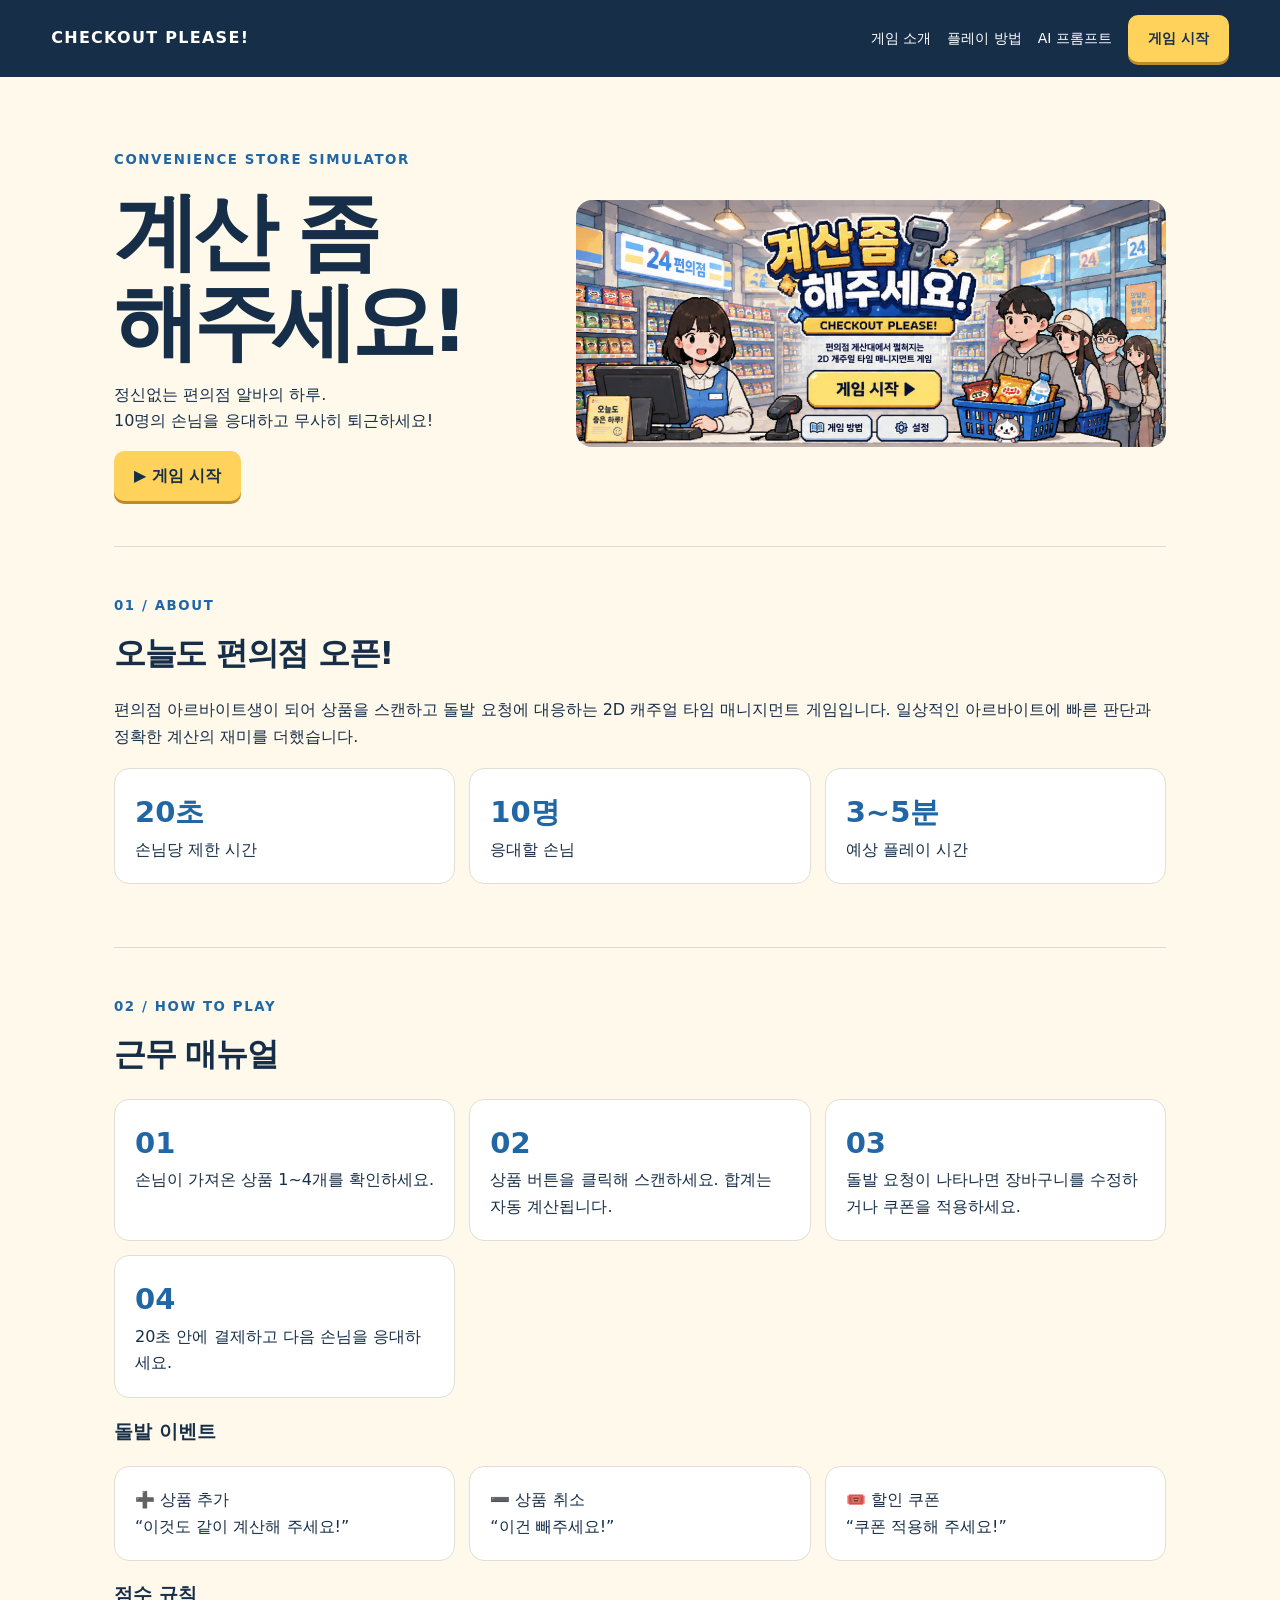
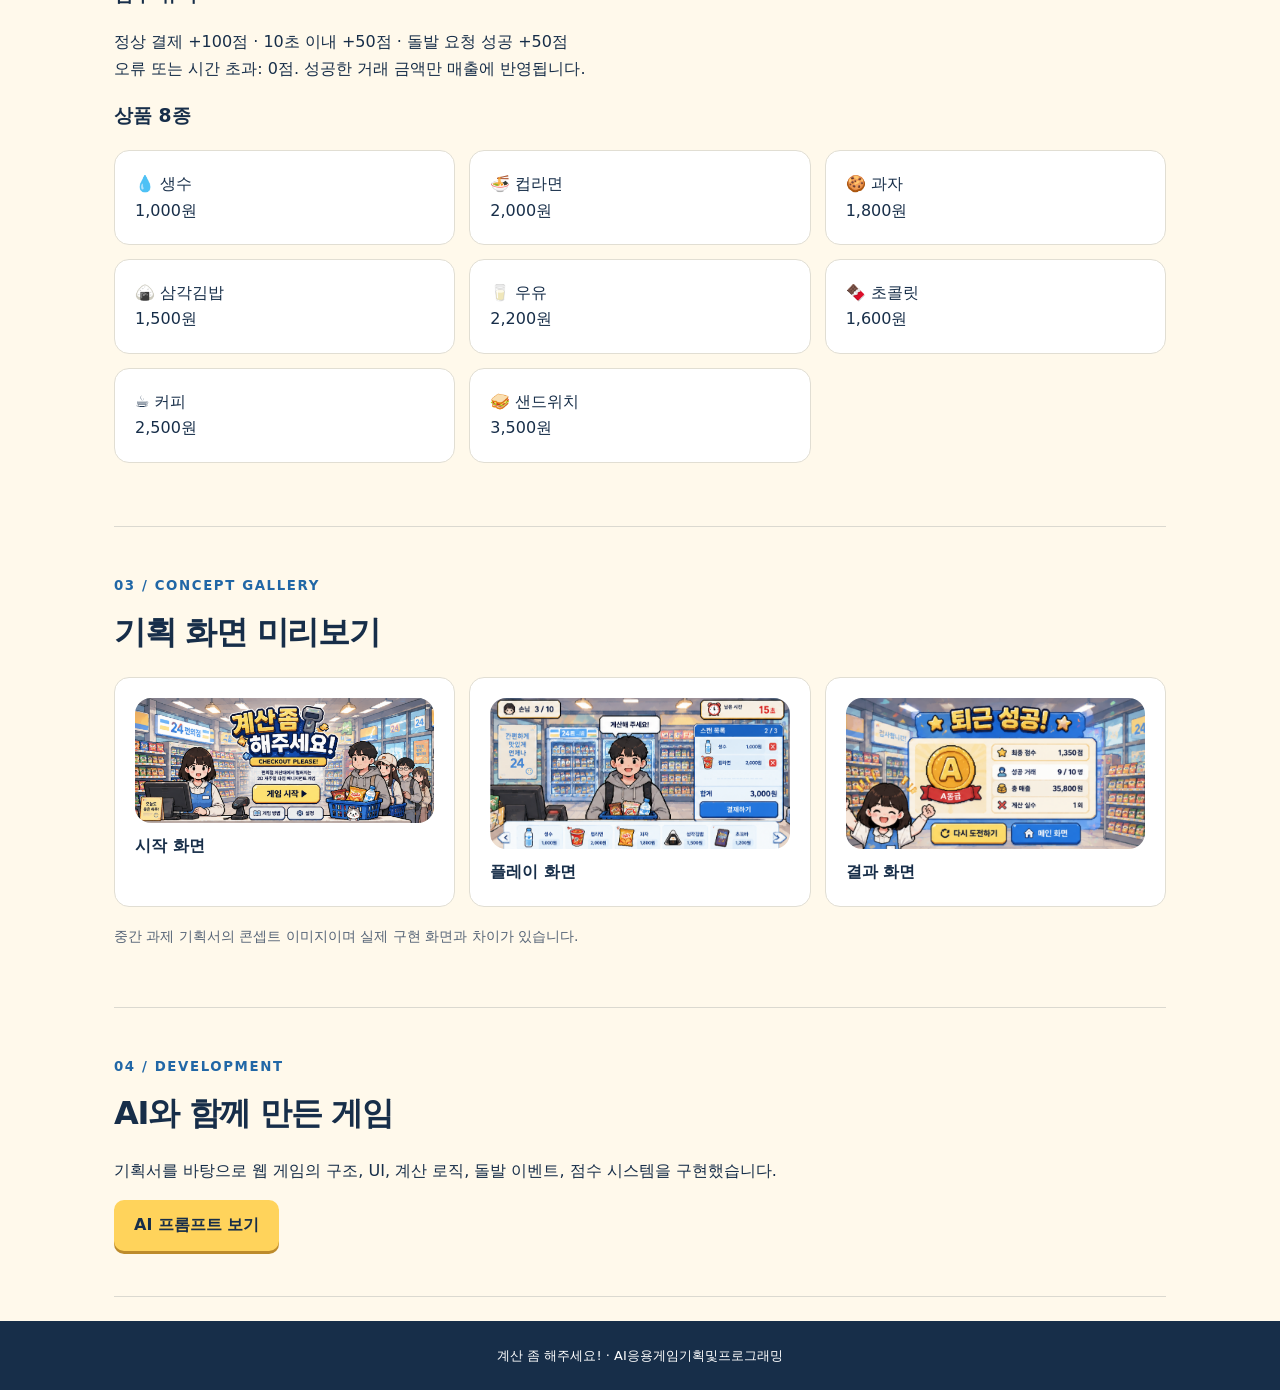
<file: index.html>
<!doctype html><html lang="ko"><head><meta charset="utf-8"><meta name="viewport" content="width=device-width,initial-scale=1"><title>계산 좀 해주세요!</title><link rel="stylesheet" href="style.css"></head><body><header><a class="brand" href="index.html">CHECKOUT PLEASE!</a><nav><a href="#about">게임 소개</a><a href="#how">플레이 방법</a><a href="prompts.html">AI 프롬프트</a><a class="btn" href="game.html">게임 시작</a></nav></header><main><section class="hero"><div><small>CONVENIENCE STORE SIMULATOR</small><h1>계산 좀<br>해주세요!</h1><p>정신없는 편의점 알바의 하루.<br>10명의 손님을 응대하고 무사히 퇴근하세요!</p><a class="btn" href="game.html">▶ 게임 시작</a></div><img src="assets/start.png" alt="기획서의 시작 화면 콘셉트"></section><section id="about"><small>01 / ABOUT</small><h2>오늘도 편의점 오픈!</h2><p>편의점 아르바이트생이 되어 상품을 스캔하고 돌발 요청에 대응하는 2D 캐주얼 타임 매니지먼트 게임입니다. 일상적인 아르바이트에 빠른 판단과 정확한 계산의 재미를 더했습니다.</p><div class="cards"><article><b>20초</b>손님당 제한 시간</article><article><b>10명</b>응대할 손님</article><article><b>3~5분</b>예상 플레이 시간</article></div></section><section id="how"><small>02 / HOW TO PLAY</small><h2>근무 매뉴얼</h2><div class="cards"><article><b>01</b>손님이 가져온 상품 1~4개를 확인하세요.</article><article><b>02</b>상품 버튼을 클릭해 스캔하세요. 합계는 자동 계산됩니다.</article><article><b>03</b>돌발 요청이 나타나면 장바구니를 수정하거나 쿠폰을 적용하세요.</article><article><b>04</b>20초 안에 결제하고 다음 손님을 응대하세요.</article></div><h3>돌발 이벤트</h3><div class="cards"><article>➕ 상품 추가<br>“이것도 같이 계산해 주세요!”</article><article>➖ 상품 취소<br>“이건 빼주세요!”</article><article>🎟️ 할인 쿠폰<br>“쿠폰 적용해 주세요!”</article></div><h3>점수 규칙</h3><p>정상 결제 +100점 · 10초 이내 +50점 · 돌발 요청 성공 +50점<br>오류 또는 시간 초과: 0점. 성공한 거래 금액만 매출에 반영됩니다.</p><h3>상품 8종</h3><div id="items" class="cards"></div></section><section><small>03 / CONCEPT GALLERY</small><h2>기획 화면 미리보기</h2><div class="gallery"><figure><img src="assets/start.png" alt="시작 화면"><figcaption>시작 화면</figcaption></figure><figure><img src="assets/play.png" alt="플레이 화면"><figcaption>플레이 화면</figcaption></figure><figure><img src="assets/result.png" alt="결과 화면"><figcaption>결과 화면</figcaption></figure></div><p class="muted">중간 과제 기획서의 콘셉트 이미지이며 실제 구현 화면과 차이가 있습니다.</p></section><section><small>04 / DEVELOPMENT</small><h2>AI와 함께 만든 게임</h2><p>기획서를 바탕으로 웹 게임의 구조, UI, 계산 로직, 돌발 이벤트, 점수 시스템을 구현했습니다.</p><a class="btn" href="prompts.html">AI 프롬프트 보기</a></section></main><footer>계산 좀 해주세요! · AI응용게임기획및프로그래밍</footer><script src="data.js"></script><script>document.querySelector('#items').innerHTML=ITEMS.map(i=>`<article>${i.icon} ${i.name}<br>${i.price.toLocaleString()}원</article>`).join('')</script></body></html>
</file>
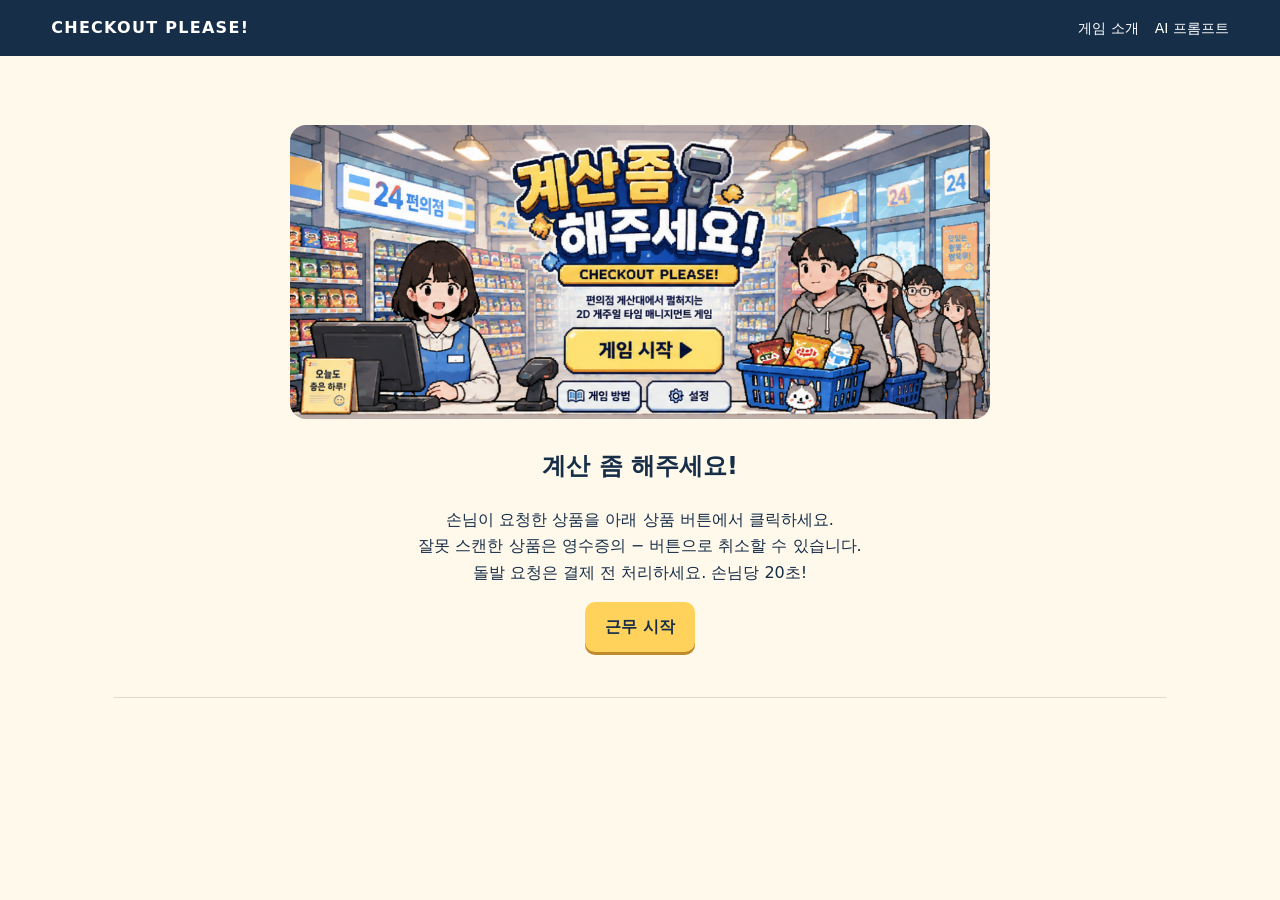
<file: game.html>
<!doctype html><html lang="ko"><head><meta charset="utf-8"><meta name="viewport" content="width=device-width,initial-scale=1"><title>게임 플레이 | 계산 좀 해주세요!</title><link rel="stylesheet" href="style.css"></head><body><header><a class="brand" href="index.html">CHECKOUT PLEASE!</a><nav><a href="index.html">게임 소개</a><a href="prompts.html">AI 프롬프트</a></nav></header><main><section id="start" class="center"><img src="assets/start.png" alt="게임 콘셉트" style="width:min(100%,700px);border-radius:16px"><h1>계산 좀 해주세요!</h1><p>손님이 요청한 상품을 아래 상품 버튼에서 클릭하세요.<br>잘못 스캔한 상품은 영수증의 − 버튼으로 취소할 수 있습니다.<br>돌발 요청은 결제 전 처리하세요. 손님당 20초!</p><button id="begin">근무 시작</button></section><section id="game" class="hidden"><div class="hud"><span id="customerNo"></span><span id="score"></span><span id="time"></span></div><div class="timer"><div id="bar"></div></div><div class="gamegrid"><div><div class="customer"><div id="face" class="face"></div><div class="bubble" id="order"></div></div><div id="event" class="event" hidden></div><div class="products" id="products"></div></div><div class="panel"><h3>POS · 스캔 목록</h3><div id="receipt" class="receipt"></div><div id="total" class="total"></div><button id="coupon" hidden>500원 쿠폰 적용</button> <button id="pay">결제하기</button><p id="status" class="status" role="status" aria-live="polite"></p><button id="next" hidden>다음 손님</button></div></div></section><section id="result" class="center hidden"><small>SHIFT COMPLETE</small><h1>퇴근 성공!</h1><div id="grade" class="big"></div><div id="stats" class="cards"></div><button id="retry">다시 도전하기</button> <a class="btn" href="index.html">메인 화면</a></section></main><script src="data.js"></script><script src="game.js"></script></body></html>
</file>
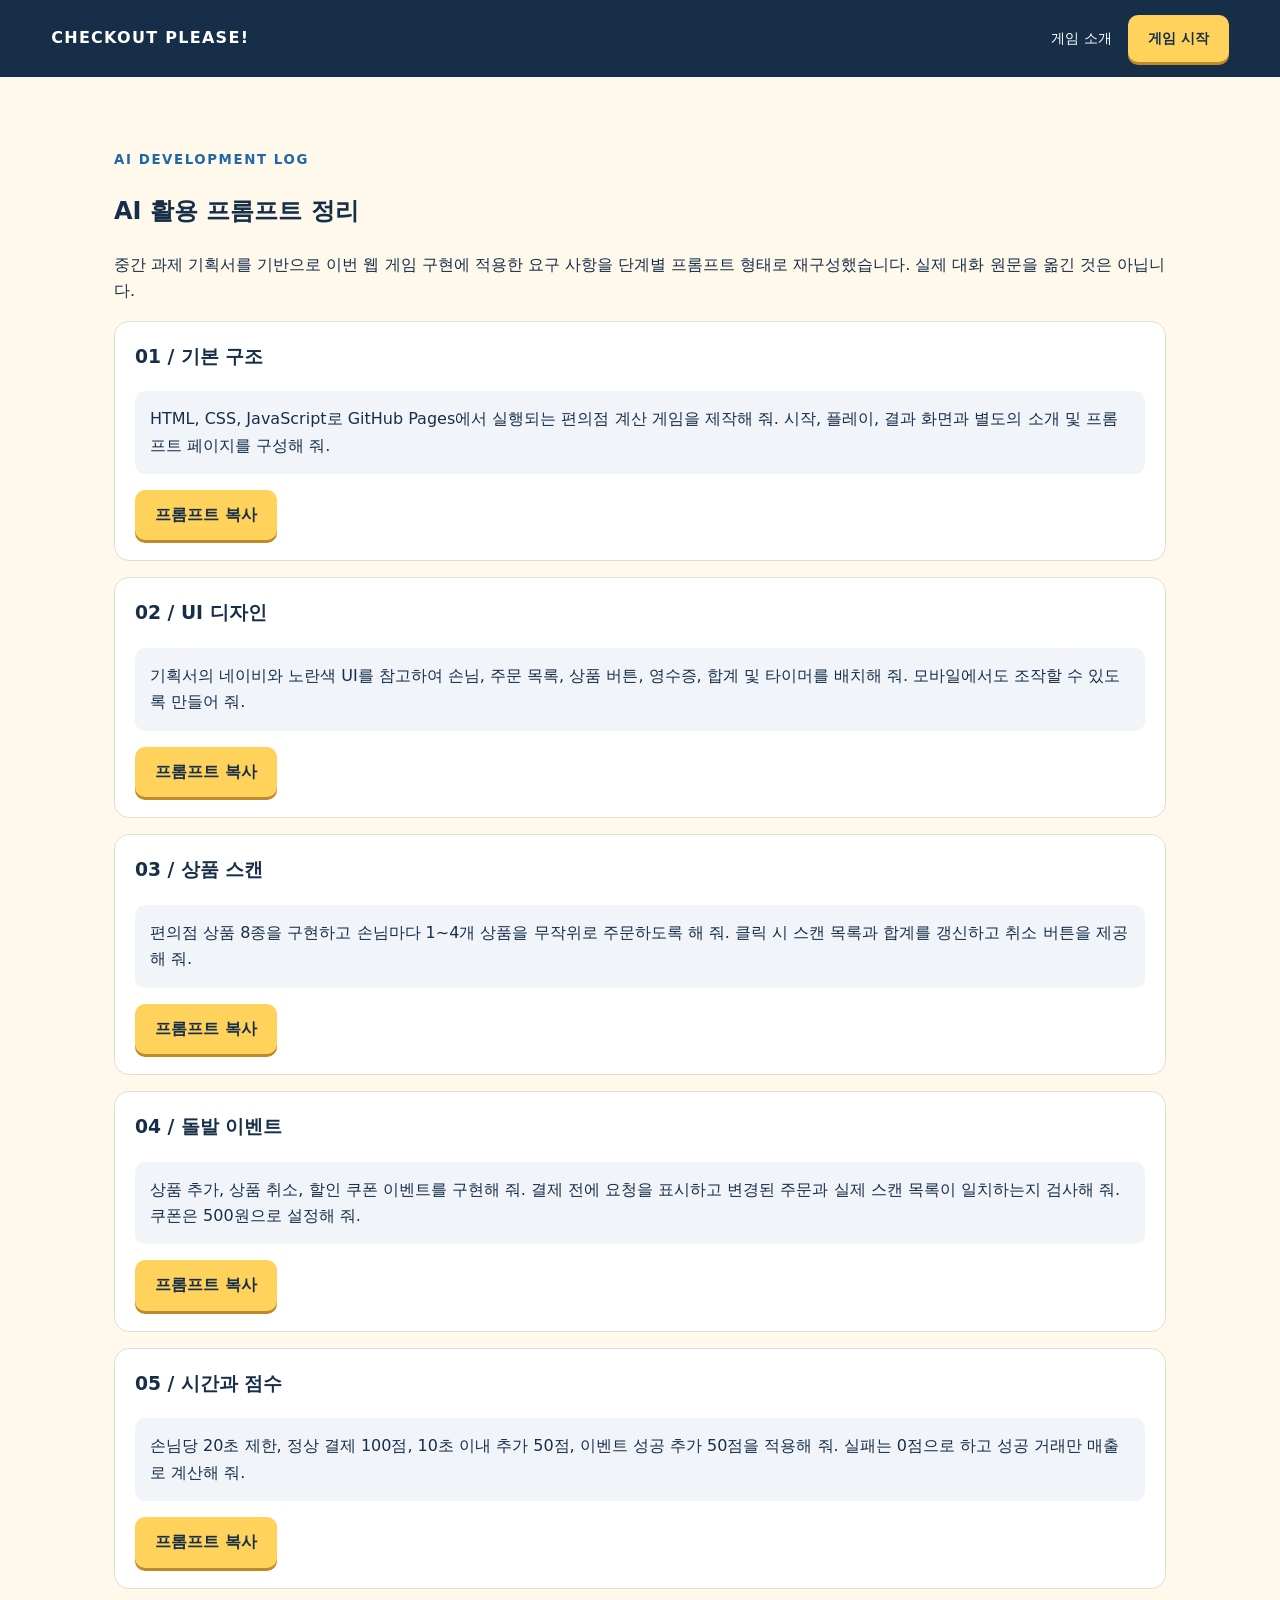
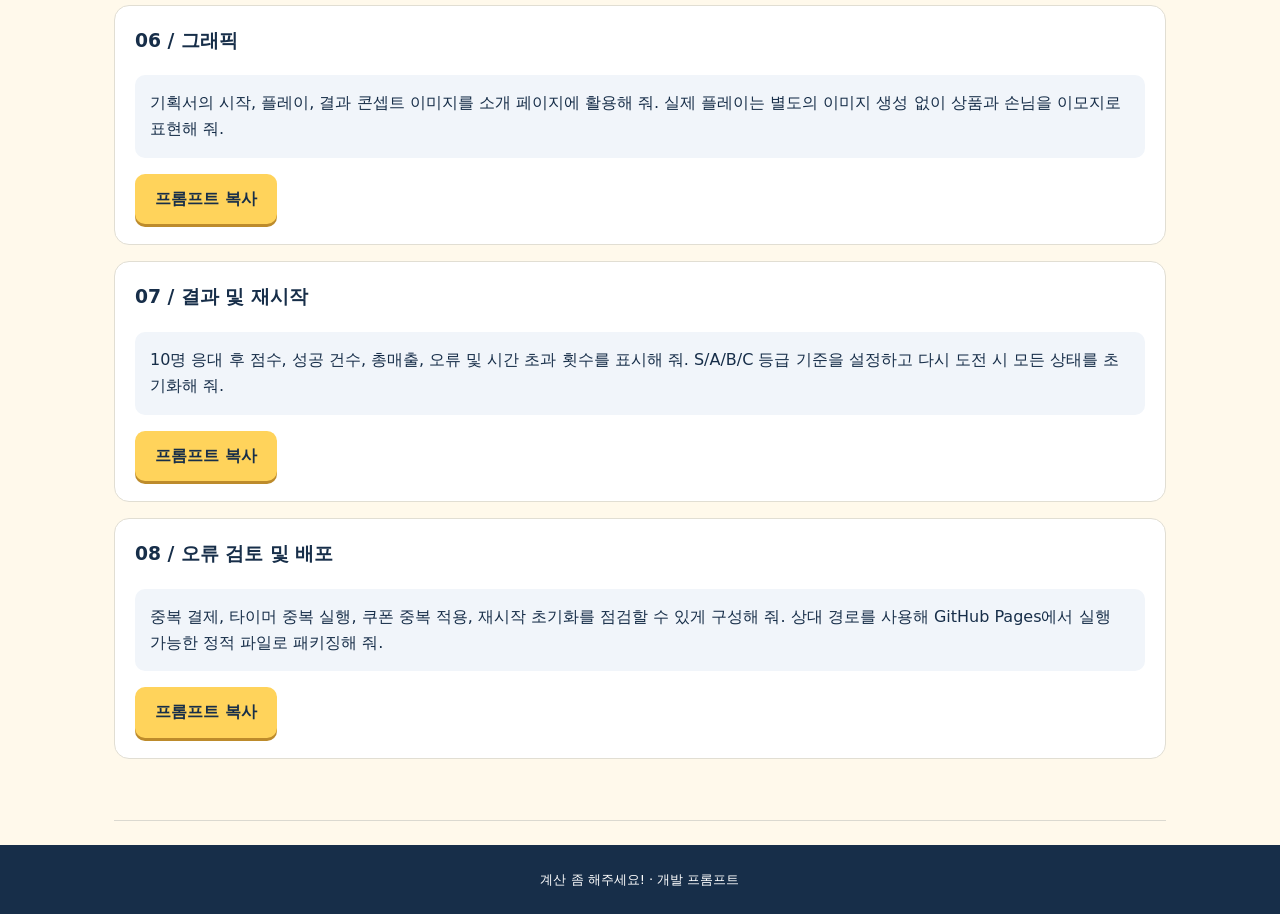
<file: prompts.html>
<!doctype html><html lang="ko"><head><meta charset="utf-8"><meta name="viewport" content="width=device-width,initial-scale=1"><title>AI 프롬프트 | 계산 좀 해주세요!</title><link rel="stylesheet" href="style.css"></head><body><header><a class="brand" href="index.html">CHECKOUT PLEASE!</a><nav><a href="index.html">게임 소개</a><a class="btn" href="game.html">게임 시작</a></nav></header><main><section><small>AI DEVELOPMENT LOG</small><h1>AI 활용 프롬프트 정리</h1><p>중간 과제 기획서를 기반으로 이번 웹 게임 구현에 적용한 요구 사항을 단계별 프롬프트 형태로 재구성했습니다. 실제 대화 원문을 옮긴 것은 아닙니다.</p><div id="prompts"></div></section></main><footer>계산 좀 해주세요! · 개발 프롬프트</footer><script>const prompts=[['기본 구조','HTML, CSS, JavaScript로 GitHub Pages에서 실행되는 편의점 계산 게임을 제작해 줘. 시작, 플레이, 결과 화면과 별도의 소개 및 프롬프트 페이지를 구성해 줘.'],['UI 디자인','기획서의 네이비와 노란색 UI를 참고하여 손님, 주문 목록, 상품 버튼, 영수증, 합계 및 타이머를 배치해 줘. 모바일에서도 조작할 수 있도록 만들어 줘.'],['상품 스캔','편의점 상품 8종을 구현하고 손님마다 1~4개 상품을 무작위로 주문하도록 해 줘. 클릭 시 스캔 목록과 합계를 갱신하고 취소 버튼을 제공해 줘.'],['돌발 이벤트','상품 추가, 상품 취소, 할인 쿠폰 이벤트를 구현해 줘. 결제 전에 요청을 표시하고 변경된 주문과 실제 스캔 목록이 일치하는지 검사해 줘. 쿠폰은 500원으로 설정해 줘.'],['시간과 점수','손님당 20초 제한, 정상 결제 100점, 10초 이내 추가 50점, 이벤트 성공 추가 50점을 적용해 줘. 실패는 0점으로 하고 성공 거래만 매출로 계산해 줘.'],['그래픽','기획서의 시작, 플레이, 결과 콘셉트 이미지를 소개 페이지에 활용해 줘. 실제 플레이는 별도의 이미지 생성 없이 상품과 손님을 이모지로 표현해 줘.'],['결과 및 재시작','10명 응대 후 점수, 성공 건수, 총매출, 오류 및 시간 초과 횟수를 표시해 줘. S/A/B/C 등급 기준을 설정하고 다시 도전 시 모든 상태를 초기화해 줘.'],['오류 검토 및 배포','중복 결제, 타이머 중복 실행, 쿠폰 중복 적용, 재시작 초기화를 점검할 수 있게 구성해 줘. 상대 경로를 사용해 GitHub Pages에서 실행 가능한 정적 파일로 패키징해 줘.']];prompts.forEach(([t,p],i)=>{const a=document.createElement('article');a.className='prompt';const h=document.createElement('h3');h.textContent=`${String(i+1).padStart(2,'0')} / ${t}`;const pre=document.createElement('pre');pre.textContent=p;const b=document.createElement('button');b.textContent='프롬프트 복사';b.onclick=async()=>{try{await navigator.clipboard.writeText(p);b.textContent='복사 완료'}catch(e){const r=document.createRange();r.selectNodeContents(pre);const s=window.getSelection();s.removeAllRanges();s.addRange(r);b.textContent='선택 완료 · 직접 복사'}};a.append(h,pre,b);document.querySelector('#prompts').append(a)});</script></body></html>
</file>
<file: style.css>
:root{--navy:#172e49;--yellow:#ffd35b;--cream:#fff9eb;--blue:#2167a6}*{box-sizing:border-box}html{scroll-behavior:smooth}body{margin:0;background:var(--cream);color:var(--navy);font-family:system-ui,-apple-system,'Malgun Gothic',sans-serif;line-height:1.65}header{position:sticky;top:0;z-index:5;background:var(--navy);color:white;display:flex;justify-content:space-between;align-items:center;padding:15px max(4vw,16px);gap:15px;flex-wrap:wrap}a{color:inherit;text-decoration:none}nav{display:flex;gap:16px;align-items:center;flex-wrap:wrap;font-size:14px}.brand{font-weight:900;letter-spacing:.08em}.btn,button{display:inline-block;background:var(--yellow);color:var(--navy);border:0;border-radius:10px;padding:12px 20px;font:inherit;font-weight:800;cursor:pointer;box-shadow:0 3px 0 #bd8b2b}button:disabled{opacity:.45;cursor:default;box-shadow:none}button:focus-visible,a:focus-visible{outline:3px solid #ed8a22;outline-offset:3px}main{max-width:1100px;margin:auto;padding:24px}section{padding:45px 0;border-bottom:1px solid #dbd9d0;scroll-margin-top:110px}.hero{display:grid;grid-template-columns:1fr 1.35fr;align-items:center;gap:25px}.hero img,.gallery img{width:100%;border-radius:16px;display:block}.hero h1{font-size:clamp(44px,7vw,85px);line-height:1.05;margin:15px 0;color:var(--navy);letter-spacing:-.07em}small{font-weight:900;color:#2167a6;letter-spacing:.12em}h2{font-size:32px;margin:8px 0 18px;letter-spacing:-.04em}.cards,.gallery{display:grid;grid-template-columns:repeat(3,1fr);gap:14px;margin:18px 0}article,figure,.panel{margin:0;background:white;border:1px solid #e1ded3;border-radius:15px;padding:20px}article b{display:block;font-size:29px;color:var(--blue)}figcaption{padding-top:10px;font-weight:700}.muted{color:#566477;font-size:14px}footer{text-align:center;background:var(--navy);color:white;padding:24px;font-size:13px}.hidden{display:none!important}.hud{display:flex;justify-content:space-between;gap:10px;flex-wrap:wrap;font-weight:800}.timer{height:10px;background:#e2e8ef;border-radius:20px;overflow:hidden;margin:12px 0}.timer div{height:100%;background:#218065;transition:width .2s}.gamegrid{display:grid;grid-template-columns:1.2fr 1fr;gap:16px}.customer{min-height:230px;text-align:center;background:linear-gradient(0deg,#f6dfaf 0 17%,#d8e8f5 17% 100%);border-radius:16px;padding:20px}.face{font-size:85px;line-height:1.2}.bubble{background:white;padding:10px;border-radius:12px;font-weight:800}.products{display:grid;grid-template-columns:repeat(4,1fr);gap:9px;margin-top:15px}.products button{background:white;border:1px solid #d2dae4;box-shadow:none;padding:10px 4px;font-size:13px}.products span{display:block;font-size:30px}.receipt{min-height:170px}.receipt div{display:flex;justify-content:space-between;align-items:center;gap:8px;border-bottom:1px dashed #ddd;padding:6px 0}.receipt button{padding:2px 9px;background:#f9d6ce;box-shadow:none}.total{font-size:24px;font-weight:900}.event{background:#fff0b5;padding:12px;border-radius:12px;margin:10px 0}.status{min-height:30px;font-weight:800}.center{text-align:center}.big{font-size:75px;font-weight:900;color:var(--blue)}pre{white-space:pre-wrap;font-family:inherit;background:#f1f5fa;padding:15px;border-radius:10px}.prompt{margin:16px 0}.prompt h3{margin-top:0}@media(max-width:650px){.hero,.gamegrid{grid-template-columns:1fr}.cards,.gallery{grid-template-columns:1fr 1fr}main{padding:15px}section{padding:30px 0}nav{gap:10px}.products{grid-template-columns:repeat(4,1fr)}}
</file>
